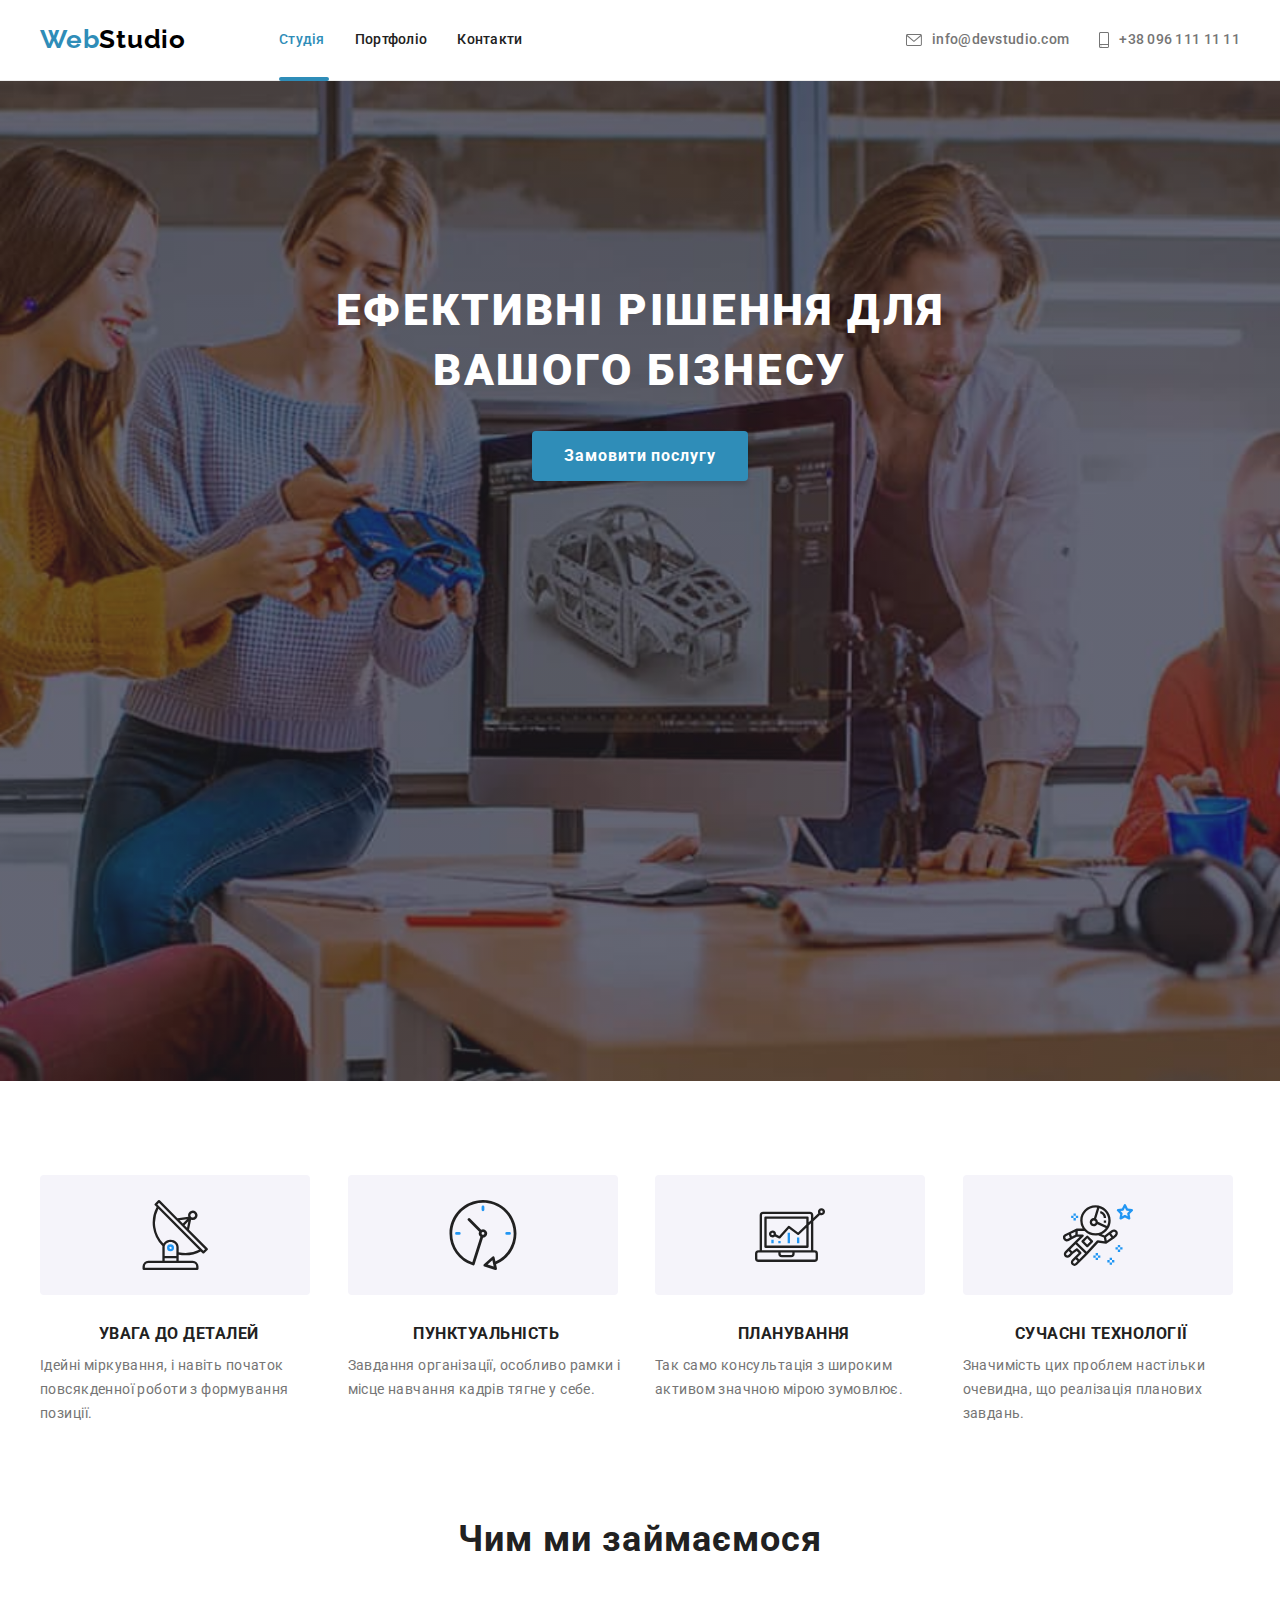
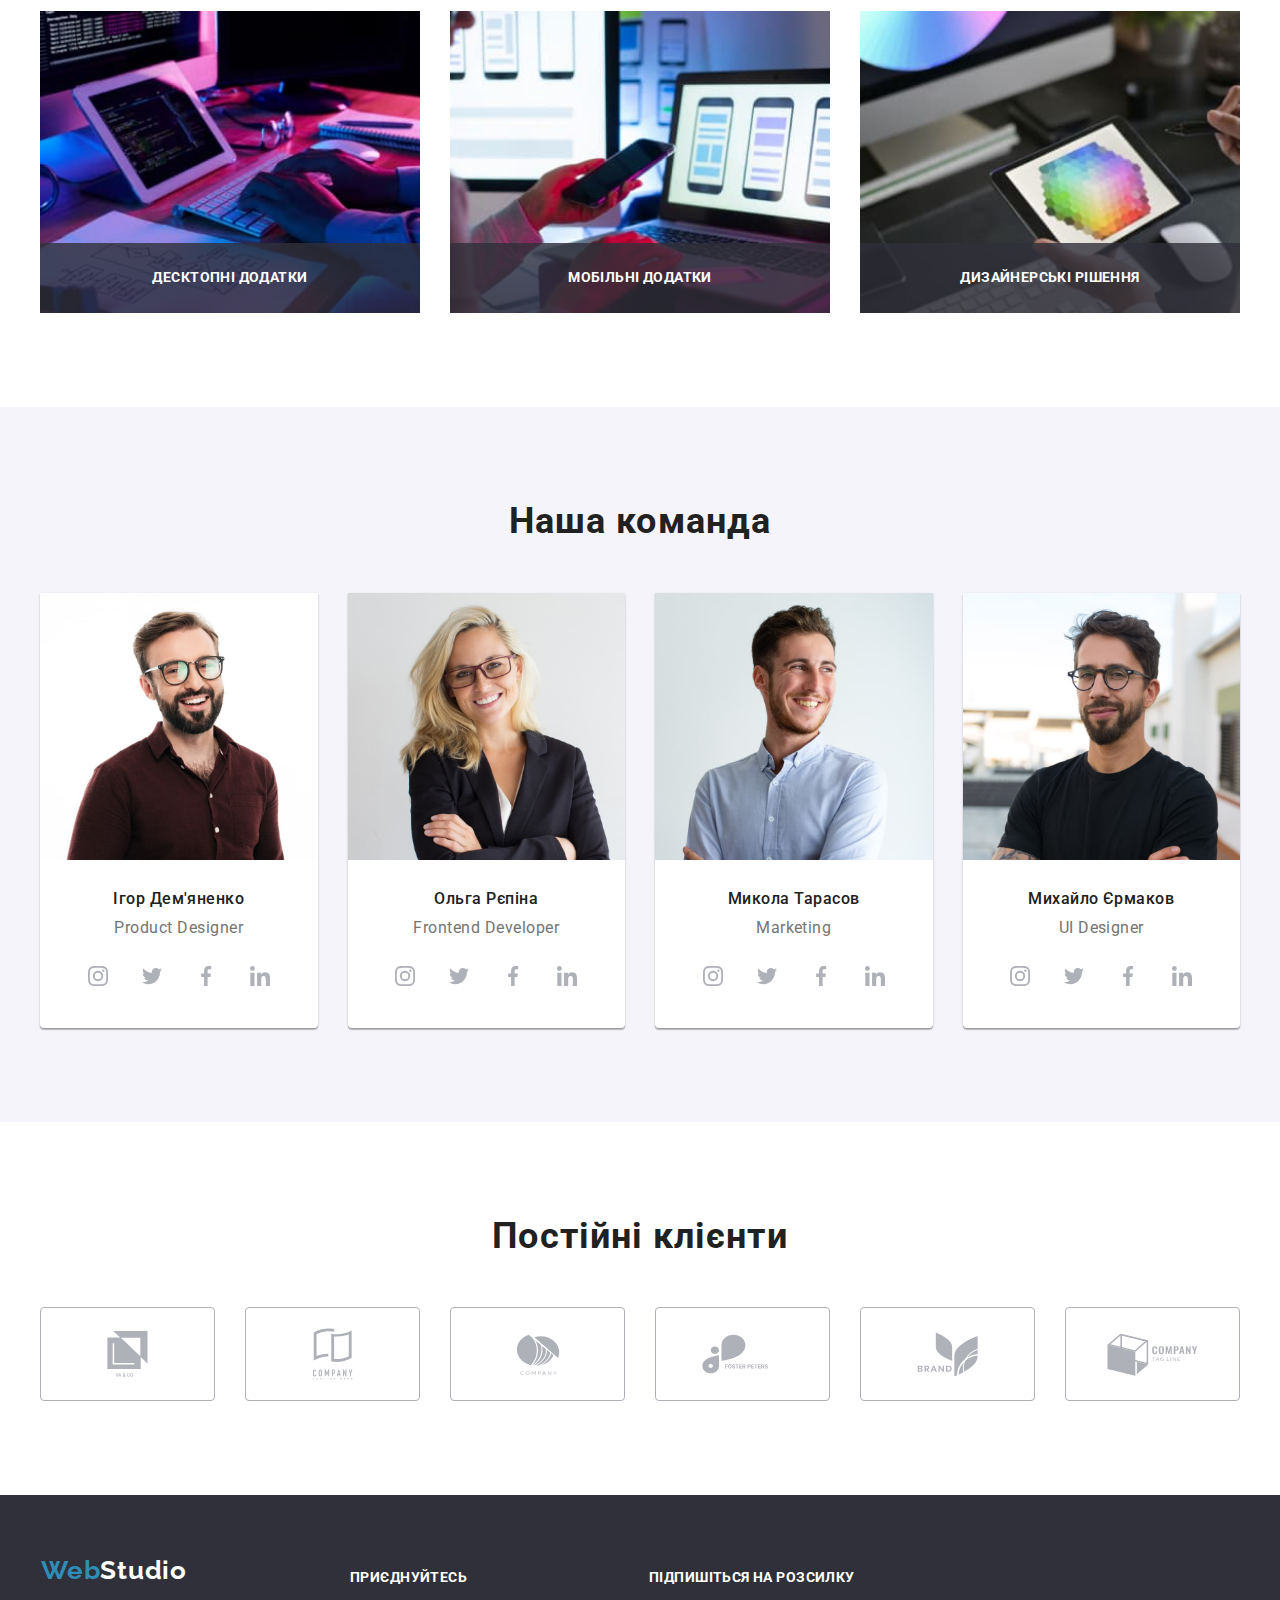
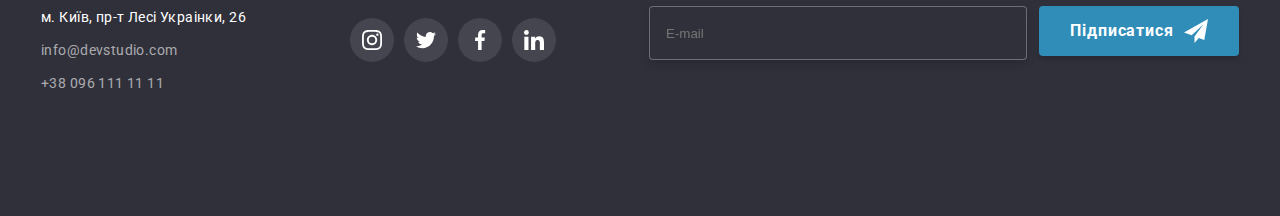
<file: index.html>
<!DOCTYPE html>
<html lang="uk">
  <head>
    <meta charset="UTF-8" />
    <meta http-equiv="X-UA-Compatible" content="IE=edge" />
    <meta name="viewport" content="width=device-width, initial-scale=1.0" />
    <title>WebStudio</title>
    <link rel="preconnect" href="https://fonts.googleapis.com" />
    <link rel="preconnect" href="https://fonts.gstatic.com" crossorigin />
    <link
      href="https://fonts.googleapis.com/css2?family=Raleway:wght@700&family=Roboto:wght@400;500;700;900&display=swap"
      rel="stylesheet"
    />
    <link
      rel="stylesheet"
      href="https://cdnjs.cloudflare.com/ajax/libs/modern-normalize/1.1.0/modern-normalize.min.css"
      integrity="sha512-wpPYUAdjBVSE4KJnH1VR1HeZfpl1ub8YT/NKx4PuQ5NmX2tKuGu6U/JRp5y+Y8XG2tV+wKQpNHVUX03MfMFn9Q=="
      crossorigin="anonymous"
      referrerpolicy="no-referrer"
    />
    <link rel="stylesheet" href="./css/main.min.css" />
  </head>
  <body>
    <!--Header-->
    <header class="header">
      <div class="container header__container">
        <a href="/" class="link logo"
          >Web<span class="header__logo">Studio</span></a
        >

        <nav class="navigation">
          <ul class="menu">
            <li class="menu__item">
              <a href="./index.html" class="menu__link current">Студія</a>
            </li>
            <li>
              <a href="./portfolio.html" class="menu__link">Портфоліо</a>
            </li>
            <li><a href="#" class="menu__link">Контакти</a></li>
          </ul>
        </nav>
        <ul class="contact">
          <li>
            <a
              href="mailto:info@devstudio.com"
              lang="en"
              class="link contacts__link"
            >
              <svg class="contact__icon" width="16" height="12">
                <use href="./images/icons.svg#icon-mail"></use>
              </svg>
              info@devstudio.com</a
            >
          </li>
          <li>
            <a href="tel:+380961111111" class="link contacts__link"
              ><svg class="contact__icon" width="10" height="16">
                <use href="./images/icons.svg#icon-smartphone"></use></svg
              >+38 096 111 11 11</a
            >
          </li>
        </ul>
        <button type="button" data-menu-open class="open-btn">
          <svg class="open-btn__icon" width="40" height="40">
            <use href="./images/icons.svg#icon-menu"></use>
          </svg>
        </button>
      </div>
      <div class="mobile-menu is-hidden" data-menu>
        <div class="container">
          <div class="mobile-menu__top">
            <button type="button" data-menu-close class="close-btn">
              <svg class="close-btn__icon" width="40" height="40">
                <use href="./images/icons.svg#icon-close-menu"></use>
              </svg>
            </button>
            <nav class="mobile-navigation">
              <ul class="mobile-menu__list">
                <li class="mobile-menu__item">
                  <a href="./index.html" class="mobile-menu__link link current"
                    >Студія</a
                  >
                </li>
                <li class="mobile-menu__item">
                  <a href="./portfolio.html" class="mobile-menu__link link"
                    >Портфоліо</a
                  >
                </li>
                <li class="mobile-menu__item">
                  <a href="#" class="mobile-menu__link link">Контакти</a>
                </li>
              </ul>
            </nav>
          </div>
          <div class="mobile-menu__bot">
            <ul class="mobile-contact">
              <li class="mobile-contact__item-tel">
                <a href="tel:+380961111111" class="link mobile-contact__tel"
                  >+38 096 111 11 11</a
                >
              </li>
              <li class="mobile-contact__item-mail">
                <a
                  href="mailto:info@devstudio.com"
                  lang="en"
                  class="link mobile-contact__mail"
                >
                  info@devstudio.com</a
                >
              </li>
            </ul>
            <ul class="mobile-soc__list">
              <li class="mobile-soc__item">
                <a href="#" class="mobile-soc__link link">Instagram</a>
              </li>
              <li class="mobile-soc__item">
                <a href="#" class="mobile-soc__link link">Twitter</a>
              </li>
              <li class="mobile-soc__item">
                <a href="#" class="mobile-soc__link link">Facebook</a>
              </li>
              <li class="mobile-soc__item">
                <a href="#" class="mobile-soc__link link">LinkedIn</a>
              </li>
            </ul>
          </div>
        </div>
      </div>
    </header>
    <!--Hero section-->
    <main>
      <section class="hero">
        <div class="container">
          <h1 class="hero__title">Ефективні рішення для вашого бізнесу</h1>
          <button type="button" class="hero__btn button" data-modal-open>
            Замовити послугу
          </button>
        </div>
      </section>
      <!--Benefit section-->
      <section class="section">
        <div class="container">
          <h2 class="visually-hidden">Наші переваги</h2>
          <ul class="benefit-cart">
            <li class="benefit-cart__item">
              <div class="benefit-cart__label">
                <svg width="70" height="70">
                  <use href="./images/icons.svg#icon-group"></use>
                </svg>
              </div>
              <h3 class="benefit-cart__title">Увага до деталей</h3>
              <p class="benefit-cart__text">
                Ідейні міркування, і навіть початок повсякденної роботи з
                формування позиції.
              </p>
            </li>
            <li class="benefit-cart__item">
              <div class="benefit-cart__label">
                <svg width="70" height="70">
                  <use href="./images/icons.svg#icon-clock"></use>
                </svg>
              </div>
              <h3 class="benefit-cart__title">Пунктуальність</h3>
              <p class="benefit-cart__text">
                Завдання організації, особливо рамки і місце навчання кадрів
                тягне у себе.
              </p>
            </li>
            <li class="benefit-cart__item">
              <div class="benefit-cart__label">
                <svg width="70" height="70">
                  <use href="./images/icons.svg#icon-diagram"></use>
                </svg>
              </div>
              <h3 class="benefit-cart__title">Планування</h3>
              <p class="benefit-cart__text">
                Так само консультація з широким активом значною мірою зумовлює.
              </p>
            </li>
            <li class="benefit-cart__item">
              <div class="benefit-cart__label">
                <svg width="70" height="70">
                  <use href="./images/icons.svg#icon-astronaut"></use>
                </svg>
              </div>
              <h3 class="benefit-cart__title">Сучасні технології</h3>
              <p class="benefit-cart__text">
                Значимість цих проблем настільки очевидна, що реалізація
                планових завдань.
              </p>
            </li>
          </ul>
        </div>
      </section>
      <!-- Work section-->
      <section class="section work">
        <div class="container">
          <h2 class="section-title work__main-title">Чим ми займаємося</h2>
          <ul class="work__list">
            <li class="work__item">
              <div class="work__wrap">
                <picture>
                  <source srcset="./images/job/photo1-2x.jpg" />
                  <img
                    src="./images/job/photo1.jpg"
                    alt="Людина друкує на клавіатурі"
                    width="370"
                    height="294"
                  />
                </picture>
                <h3 class="work__title">Десктопні додатки</h3>
              </div>
            </li>
            <li class="work__item">
              <div class="work__wrap">
                <picture>
                  <source srcset="./images/job/photo2-2x.jpg" />
                  <img
                    src="./images/job/photo2.jpg"
                    alt="Телефон в руці"
                    width="370"
                    height="294"
                  />
                </picture>
                <h3 class="work__title">Мобільні додатки</h3>
              </div>
            </li>
            <li class="work__item">
              <div class="work__wrap">
                <picture>
                  <source srcset="./images/job/photo3-2x.jpg" />
                  <img
                    src="./images/job/photo3.jpg"
                    alt="Палітра кольорів"
                    width="370"
                    height="294"
                  />
                </picture>
                <h3 class="work__title">Дизайнерські рішення</h3>
              </div>
            </li>
          </ul>
        </div>
      </section>
      <!--Team section -->
      <section class="team section">
        <div class="container">
          <h2 class="section-title">Наша команда</h2>
          <ul class="team__list">
            <li class="team__item">
              <picture>
                <source
                  srcset="
                    ./images/team/crew1.jpg    1x,
                    ./images/team/crew1-2x.jpg 2x
                  "
                  media="(min-width: 1200px)"
                />
                <source
                  srcset="
                    ./images/team/crew1-tab.jpg    1x,
                    ./images/team/crew1-tab-2x.jpg 2x
                  "
                  media="(min-width: 768px)"
                />
                <source
                  srcset="
                    ./images/team/crew1-mob.jpg    1x,
                    ./images/team/crew1-mob-2x.jpg 2x
                  "
                  media="(max-width: 767px)"
                />
                <img
                  src="./images/team/crew1-mob.jpg"
                  alt="Ігор Дем'яненко"
                  width="450"
                  height="460"
                />
              </picture>
              <div class="team-label">
                <h3 class="team-label__title">Ігор Дем'яненко</h3>
                <p class="team-label__position" lang="en">Product Designer</p>

                <ul class="soc-list">
                  <li>
                    <a class="soc-list__link" href="#" target="_blank">
                      <svg width="20" height="20">
                        <use href="./images/icons.svg#icon-instagram"></use>
                      </svg>
                    </a>
                  </li>
                  <li>
                    <a class="soc-list__link" href="#" target="_blank">
                      <svg width="20" height="20">
                        <use href="./images/icons.svg#icon-twitter"></use>
                      </svg>
                    </a>
                  </li>
                  <li>
                    <a class="soc-list__link" href="#" target="_blank">
                      <svg width="20" height="20">
                        <use href="./images/icons.svg#icon-facebook"></use>
                      </svg>
                    </a>
                  </li>
                  <li>
                    <a class="soc-list__link" href="#" target="_blank">
                      <svg width="20" height="20">
                        <use href="./images/icons.svg#icon-linkedin"></use>
                      </svg>
                    </a>
                  </li>
                </ul>
              </div>
            </li>
            <li class="team__item">
              <picture>
                <source
                  srcset="
                    ./images/team/crew2.jpg    1x,
                    ./images/team/crew2-2x.jpg 2x
                  "
                  media="(min-width: 1200px)"
                />
                <source
                  srcset="
                    ./images/team/crew2-tab.jpg    1x,
                    ./images/team/crew2-tab-2x.jpg 2x
                  "
                  media="(min-width: 768px)"
                />
                <source
                  srcset="
                    ./images/team/crew2-mob.jpg    1x,
                    ./images/team/crew2-mob-2x.jpg 2x
                  "
                  media="(max-width: 767px)"
                />
                <img
                  src="./images/team/crew2-mob.jpg"
                  alt="Ольга Рєпіна"
                  width="450"
                  height="460"
                />
              </picture>
              <div class="team-label">
                <h3 class="team-label__title">Ольга Рєпіна</h3>
                <p class="team-label__position" lang="en">Frontend Developer</p>
                <ul class="soc-list">
                  <li>
                    <a class="soc-list__link" href="#" target="_blank">
                      <svg width="20" height="20">
                        <use href="./images/icons.svg#icon-instagram"></use>
                      </svg>
                    </a>
                  </li>
                  <li>
                    <a class="soc-list__link" href="#" target="_blank">
                      <svg width="20" height="20">
                        <use href="./images/icons.svg#icon-twitter"></use>
                      </svg>
                    </a>
                  </li>
                  <li>
                    <a class="soc-list__link" href="#" target="_blank">
                      <svg width="20" height="20">
                        <use href="./images/icons.svg#icon-facebook"></use>
                      </svg>
                    </a>
                  </li>
                  <li>
                    <a class="soc-list__link" href="#" target="_blank">
                      <svg width="20" height="20">
                        <use href="./images/icons.svg#icon-linkedin"></use>
                      </svg>
                    </a>
                  </li>
                </ul>
              </div>
            </li>
            <li class="team__item">
              <picture>
                <source
                  srcset="
                    ./images/team/crew3.jpg    1x,
                    ./images/team/crew3-2x.jpg 2x
                  "
                  media="(min-width: 1200px)"
                />
                <source
                  srcset="
                    ./images/team/crew3-tab.jpg    1x,
                    ./images/team/crew3-tab-2x.jpg 2x
                  "
                  media="(min-width: 768px)"
                />
                <source
                  srcset="
                    ./images/team/crew3-mob.jpg    1x,
                    ./images/team/crew3-mob-2x.jpg 2x
                  "
                  media="(max-width: 767px)"
                />
                <img
                  src="./images/team/crew3-mob.jpg"
                  alt="Микола Тарасов"
                  width="450"
                  height="460"
                />
              </picture>
              <div class="team-label">
                <h3 class="team-label__title">Микола Тарасов</h3>
                <p class="team-label__position" lang="en">Marketing</p>
                <ul class="soc-list">
                  <li>
                    <a class="soc-list__link" href="#" target="_blank">
                      <svg width="20" height="20">
                        <use href="./images/icons.svg#icon-instagram"></use>
                      </svg>
                    </a>
                  </li>
                  <li>
                    <a class="soc-list__link" href="#" target="_blank">
                      <svg width="20" height="20">
                        <use href="./images/icons.svg#icon-twitter"></use>
                      </svg>
                    </a>
                  </li>
                  <li>
                    <a class="soc-list__link" href="#" target="_blank">
                      <svg width="20" height="20">
                        <use href="./images/icons.svg#icon-facebook"></use>
                      </svg>
                    </a>
                  </li>
                  <li>
                    <a class="soc-list__link" href="#" target="_blank">
                      <svg width="20" height="20">
                        <use href="./images/icons.svg#icon-linkedin"></use>
                      </svg>
                    </a>
                  </li>
                </ul>
              </div>
            </li>
            <li class="team__item">
              <picture>
                <source
                  srcset="
                    ./images/team/crew4.jpg    1x,
                    ./images/team/crew4-2x.jpg 2x
                  "
                  media="(min-width: 1200px)"
                />
                <source
                  srcset="
                    ./images/team/crew4-tab.jpg    1x,
                    ./images/team/crew4-tab-2x.jpg 2x
                  "
                  media="(min-width: 768px)"
                />
                <source
                  srcset="
                    ./images/team/crew4-mob.jpg    1x,
                    ./images/team/crew4-mob-2x.jpg 2x
                  "
                  media="(max-width: 767px)"
                />
                <img
                  src="./images/team/crew4-mob.jpg"
                  alt="Михайло Єрмаков"
                  width="450"
                  height="460"
                />
              </picture>
              <div class="team-label">
                <h3 class="team-label__title">Михайло Єрмаков</h3>
                <p class="team-label__position" lang="en">UI Designer</p>
                <ul class="soc-list">
                  <li>
                    <a class="soc-list__link" href="#" target="_blank">
                      <svg width="20" height="20">
                        <use href="./images/icons.svg#icon-instagram"></use>
                      </svg>
                    </a>
                  </li>
                  <li>
                    <a class="soc-list__link" href="#" target="_blank">
                      <svg width="20" height="20">
                        <use href="./images/icons.svg#icon-twitter"></use>
                      </svg>
                    </a>
                  </li>
                  <li>
                    <a class="soc-list__link" href="#" target="_blank">
                      <svg width="20" height="20">
                        <use href="./images/icons.svg#icon-facebook"></use>
                      </svg>
                    </a>
                  </li>
                  <li>
                    <a class="soc-list__link" href="#" target="_blank">
                      <svg width="20" height="20">
                        <use href="./images/icons.svg#icon-linkedin"></use>
                      </svg>
                    </a>
                  </li>
                </ul>
              </div>
            </li>
          </ul>
        </div>
      </section>
      <!--Client section-->
      <section class="section container">
        <h2 class="section-title">Постійні клієнти</h2>
        <ul class="client-list">
          <li class="client-list__item">
            <a class="client-list__link" href="#">
              <svg width="41" height="46">
                <use href="./images/icons.svg#icon-client1"></use></svg
            ></a>
          </li>
          <li class="client-list__item">
            <a class="client-list__link" href="#">
              <svg width="40" height="52">
                <use href="./images/icons.svg#icon-client2"></use></svg
            ></a>
          </li>
          <li class="client-list__item">
            <a class="client-list__link" href="#">
              <svg width="44" height="41">
                <use href="./images/icons.svg#icon-client3"></use></svg
            ></a>
          </li>
          <li class="client-list__item">
            <a class="client-list__link" href="#">
              <svg width="84" height="40">
                <use href="./images/icons.svg#icon-client4"></use></svg
            ></a>
          </li>
          <li class="client-list__item">
            <a class="client-list__link" href="#">
              <svg width="62" height="45">
                <use href="./images/icons.svg#icon-client5"></use></svg
            ></a>
          </li>
          <li class="client-list__item">
            <a class="client-list__link" href="#">
              <svg width="93" height="43">
                <use href="./images/icons.svg#icon-client6"></use></svg
            ></a>
          </li>
        </ul>
      </section>
    </main>
    <!------Footer -->
    <footer class="footer">
      <div class="container footer__container">
        <div class="footer-info">
          <a class="link logo footer__logo" href="./index.html"
            >Web<span class="footer__logo-alt">Studio</span></a
          >
          <address>
            <ul>
              <li>
                <a
                  href="https://goo.gl/maps/CPtrU1FHBa2aNyZL9"
                  target="_blank"
                  rel="noopener noreferrer nofollow"
                  class="link footer-address"
                  >м. Київ, пр-т Лесі Украінки, 26</a
                >
              </li>
              <li>
                <a
                  href="mailto:info@devstudio.com"
                  lang="en"
                  class="link footer-contacts"
                  >info@devstudio.com</a
                >
              </li>
              <li>
                <a href="tel:+380961111111" class="link footer-contacts"
                  >+38 096 111 11 11</a
                >
              </li>
            </ul>
          </address>
        </div>

        <div class="footer-info">
          <div class="studio-social">
            <h2 class="studio-social__title">приєднуйтесь</h2>
            <ul class="studio-social__list">
              <li>
                <a class="studio-social__link" href="#" target="_blank">
                  <svg width="20" height="20">
                    <use href="./images/icons.svg#icon-instagram"></use>
                  </svg>
                </a>
              </li>
              <li>
                <a class="studio-social__link" href="#" target="_blank">
                  <svg width="20" height="20">
                    <use href="./images/icons.svg#icon-twitter"></use>
                  </svg>
                </a>
              </li>
              <li>
                <a class="studio-social__link" href="#" target="_blank">
                  <svg width="20" height="20">
                    <use href="./images/icons.svg#icon-facebook"></use>
                  </svg>
                </a>
              </li>
              <li>
                <a class="studio-social__link" href="#" target="_blank">
                  <svg width="20" height="20">
                    <use href="./images/icons.svg#icon-linkedin"></use>
                  </svg>
                </a>
              </li>
            </ul>
          </div>
        </div>

        <div class="subscription">
          <p class="subscription__title">Підпишіться на розсилку</p>
          <form>
            <div class="subscription-form">
              <label for="mail"></label>
              <input
                class="subscription-form__email"
                type="email"
                name="mail"
                id="mail"
                placeholder="E-mail"
              />
              <button class="subscription-btn button" type="submit">
                Підписатися
                <svg class="subscription-btn__icon" width="24" height="24">
                  <use href="./images/icons.svg#icon-send"></use>
                </svg>
              </button>
            </div>
          </form>
        </div>
      </div>
    </footer>
    <!------------Modal window----------->
    <div class="backdrop is-hidden" data-modal>
      <div class="modal">
        <button type="button" class="modal__close-btn" data-modal-close="">
          <svg width="11" height="11">
            <use href="./images/icons.svg#icon-cros"></use>
          </svg>
        </button>
        <!--form-->
        <p class="modal-title">Залиште свої дані, ми вам передзвонимо</p>
        <form class="modal-form">
          <div class="modal-form__field">
            <label for="user-name" class="modal-form__label"
              ><span>Ім'я</span></label
            >
            <div class="input-wrap">
              <input
                class="input"
                type="text"
                name="user-name"
                required
                id="user-name"
              />
              <svg class="input-icon" width="18" height="18">
                <use href="./images/icons.svg#icon-person"></use>
              </svg>
            </div>
          </div>

          <div class="modal-form__field">
            <label for="user-tel" class="modal-form__label"
              ><span>Телефон</span></label
            >
            <div class="input-wrap">
              <input
                class="input"
                type="tel"
                name="user-tel"
                required
                id="user-tel"
              />
              <svg class="input-icon" width="18" height="18">
                <use href="./images/icons.svg#icon-phone"></use>
              </svg>
            </div>
          </div>

          <div class="modal-form__field">
            <label for="user-email" class="modal-form__label"
              ><span>Пошта</span></label
            >
            <div class="input-wrap">
              <input
                class="input"
                type="email"
                name="user-email"
                required
                id="user-email"
              />
              <svg class="input-icon" width="18" height="18">
                <use href="./images/icons.svg#icon-email"></use>
              </svg>
            </div>
          </div>

          <div class="modal-text-field">
            <label for="user-coment" class="modal-form__label"
              ><span>Коментар</span></label
            >
            <textarea
              name="user-coment"
              id="user-coment"
              placeholder="Введіть текст"
              class="modal-text"
            ></textarea>
          </div>
          <div class="modal-field-check">
            <input
              type="checkbox"
              name="privacy"
              id="privacy"
              class="input-check visually-hidden"
            />
            <label for="privacy" class="checkbox-text">
              <span
                ><svg class="check-icon" width="16" height="15">
                  <use href="./images/icons.svg#icon-chek"></use></svg></span
              >Погоджуюся з розсилкою та приймаю&nbsp;
              <a href="#" class="privacy-linck"> Умови договору</a></label
            >
          </div>

          <button class="submit-btn button" type="submit">Відправити</button>
        </form>
      </div>
    </div>
    <script src="./js/modal.js"></script>
    <script src="./js/mobile-menu.js"></script>
  </body>
</html>
</file>
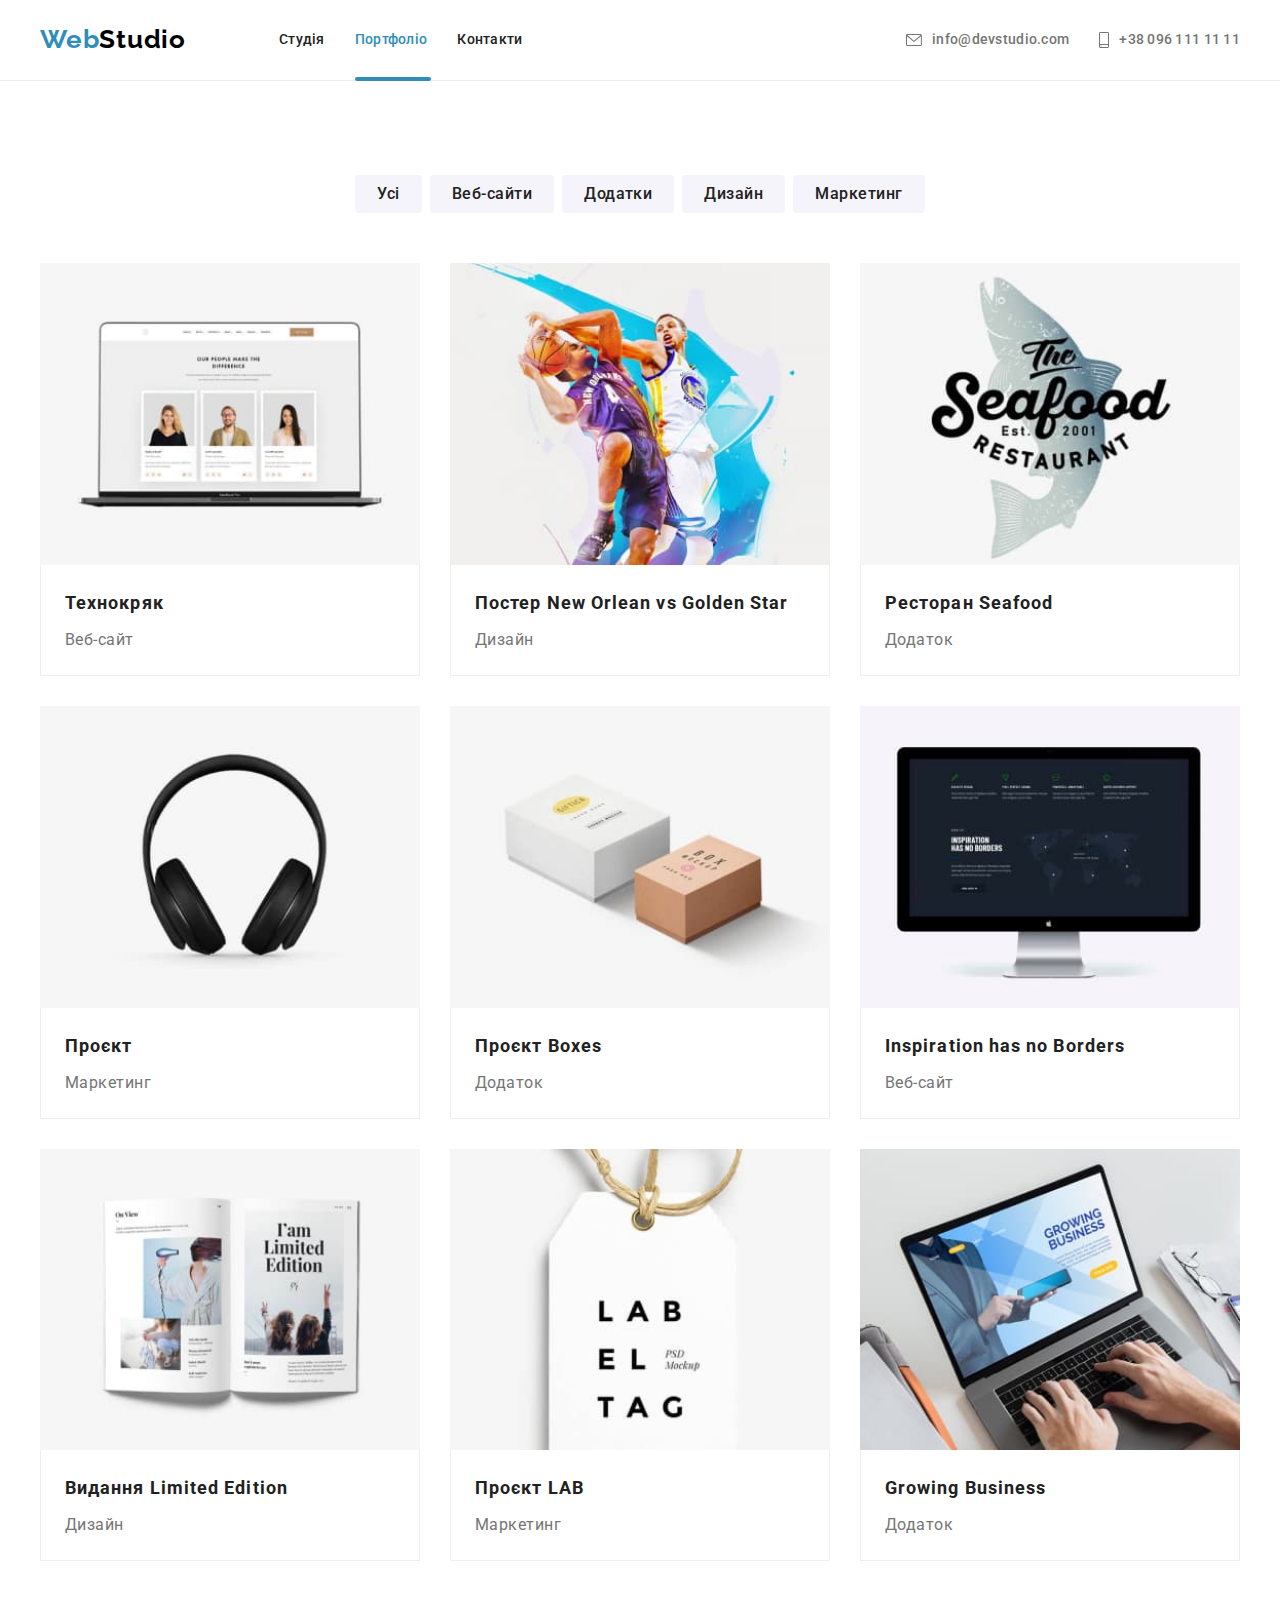
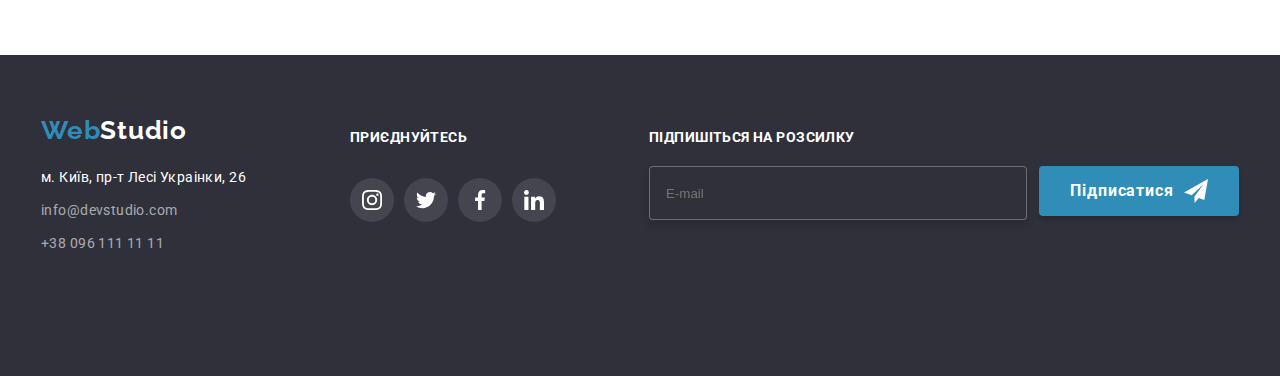
<file: portfolio.html>
<!DOCTYPE html>
<html lang="uk">
  <head>
    <meta charset="UTF-8" />
    <meta http-equiv="X-UA-Compatible" content="IE=edge" />
    <meta name="viewport" content="width=device-width, initial-scale=1.0" />
    <title>Portfolio</title>
    <link rel="preconnect" href="https://fonts.googleapis.com" />
    <link rel="preconnect" href="https://fonts.gstatic.com" crossorigin />
    <link
      href="https://fonts.googleapis.com/css2?family=Raleway:wght@700&family=Roboto:wght@400;500;700;900&display=swap"
      rel="stylesheet"
    />
    <link
      rel="stylesheet"
      href="https://cdnjs.cloudflare.com/ajax/libs/modern-normalize/1.1.0/modern-normalize.min.css"
      integrity="sha512-wpPYUAdjBVSE4KJnH1VR1HeZfpl1ub8YT/NKx4PuQ5NmX2tKuGu6U/JRp5y+Y8XG2tV+wKQpNHVUX03MfMFn9Q=="
      crossorigin="anonymous"
      referrerpolicy="no-referrer"
    />
    <link rel="stylesheet" href="./css/main.min.css" />
  </head>
  <body>
    <!--Header-->
    <header class="header">
      <div class="container header__container">
        <a href="/" class="link logo"
          >Web<span class="header__logo">Studio</span></a
        >

        <nav class="navigation">
          <ul class="menu">
            <li class="menu__item">
              <a href="./index.html" class="menu__link">Студія</a>
            </li>
            <li class="menu__item">
              <a href="./portfolio.html" class="menu__link current"
                >Портфоліо</a
              >
            </li>
            <li><a href="#" class="menu__link">Контакти</a></li>
          </ul>
        </nav>
        <ul class="contact">
          <li>
            <a
              href="mailto:info@devstudio.com"
              lang="en"
              class="link contacts__link"
            >
              <svg class="contact__icon" width="16" height="12">
                <use href="./images/icons.svg#icon-mail"></use>
              </svg>
              info@devstudio.com</a
            >
          </li>
          <li>
            <a href="tel:+380961111111" class="link contacts__link"
              ><svg class="contact__icon" width="10" height="16">
                <use href="./images/icons.svg#icon-smartphone"></use></svg
              >+38 096 111 11 11</a
            >
          </li>
        </ul>
        <button type="button" data-menu-open class="open-btn">
          <svg class="open-btn__icon" width="40" height="40">
            <use href="./images/icons.svg#icon-menu"></use>
          </svg>
        </button>
      </div>
      <div class="mobile-menu is-hidden" data-menu>
        <div class="container">
          <div class="mobile-menu__top">
            <button type="button" data-menu-close class="close-btn">
              <svg class="close-btn__icon" width="40" height="40">
                <use href="./images/icons.svg#icon-close-menu"></use>
              </svg>
            </button>
            <nav class="mobile-navigation">
              <ul class="mobile-menu__list">
                <li class="mobile-menu__item">
                  <a href="./index.html" class="mobile-menu__link link"
                    >Студія</a
                  >
                </li>
                <li class="mobile-menu__item">
                  <a
                    href="./portfolio.html"
                    class="mobile-menu__link link current"
                    >Портфоліо</a
                  >
                </li>
                <li class="mobile-menu__item">
                  <a href="#" class="mobile-menu__link link">Контакти</a>
                </li>
              </ul>
            </nav>
          </div>
          <div class="mobile-menu__bot">
            <ul class="mobile-contact">
              <li class="mobile-contact__item-tel">
                <a href="tel:+380961111111" class="link mobile-contact__tel"
                  >+38 096 111 11 11</a
                >
              </li>
              <li class="mobile-contact__item-mail">
                <a
                  href="mailto:info@devstudio.com"
                  lang="en"
                  class="link mobile-contact__mail"
                >
                  info@devstudio.com</a
                >
              </li>
            </ul>
            <ul class="mobile-soc__list">
              <li class="mobile-soc__item">
                <a href="#" class="mobile-soc__link link">Instagram</a>
              </li>
              <li class="mobile-soc__item">
                <a href="#" class="mobile-soc__link link">Twitter</a>
              </li>
              <li class="mobile-soc__item">
                <a href="#" class="mobile-soc__link link">Facebook</a>
              </li>
              <li class="mobile-soc__item">
                <a href="#" class="mobile-soc__link link">LinkedIn</a>
              </li>
            </ul>
          </div>
        </div>
      </div>
    </header>
    <main>
      <section class="section">
        <div class="container">
          <h1 class="visually-hidden">Портфоліо</h1>
          <!--Filter btn-->
          <ul class="filter">
            <li class="filter__element">
              <button
                type="button"
                name="Все"
                value="Все"
                class="filter__button"
              >
                Усі
              </button>
            </li>
            <li class="filter__element">
              <button
                type="button"
                name="Веб-сайты"
                value="Веб-сайт"
                class="filter__button"
              >
                Веб-сайти
              </button>
            </li>
            <li class="filter__element">
              <button
                type="button"
                name="Додаток"
                value="Додаток"
                class="filter__button"
              >
                Додатки
              </button>
            </li>
            <li class="filter__element">
              <button
                type="button"
                name="Дизайн"
                value="Дизайн"
                class="filter__button"
              >
                Дизайн
              </button>
            </li>
            <li class="filter__element">
              <button
                type="button"
                name="Маркетинг"
                value="Маркетинг"
                class="filter__button"
              >
                Маркетинг
              </button>
            </li>
          </ul>
          <!--Portfolio-->
          <ul class="product">
            <li class="product__item">
              <a class="link product__item-link" href="">
                <div class="pop-up">
                  <picture>
                    <source
                      srcset="
                        ./images/portfolio/portfolio1.jpg    1x,
                        ./images/portfolio/portfolio1-2x.jpg 2x
                      "
                      media="(min-width: 1200px)"
                    />
                    <source
                      srcset="
                        ./images/portfolio/portfolio1-tab.jpg    1x,
                        ./images/portfolio/portfolio1-tab-2x.jpg 2x
                      "
                      media="(min-width: 768px)"
                    />
                    <source
                      srcset="
                        ./images/portfolio/portfolio1-mob.jpg    1x,
                        ./images/portfolio/portfolio1-mob-2x.jpg 2x
                      "
                      media="(max-width: 767px)"
                    />
                    <img
                      src="./images/portfolio/portfolio1-mob.jpg"
                      alt="Ноутбук"
                      width="450"
                      height="294"
                    />
                  </picture>
                  <p class="pop-up__meta">
                    Ресурс пропонує комплексні пропозиції з різним рівнем
                    функціоналу та сервісів. Все це дозволить відвідувачу
                    отримати вичерпні відомості про компанію чи приватну особу.
                    Бла бла
                  </p>
                </div>
                <div class="product__item-meta">
                  <h2 class="product__item-title">Технокряк</h2>
                  <p class="product__item-text">Веб-сайт</p>
                </div>
              </a>
            </li>
            <li class="product__item">
              <a class="product__item-link link" href=""
                ><div class="pop-up">
                  <picture>
                    <source
                      srcset="
                        ./images/portfolio/portfolio2.jpg    1x,
                        ./images/portfolio/portfolio2-2x.jpg 2x
                      "
                      media="(min-width: 1200px)"
                    />
                    <source
                      srcset="
                        ./images/portfolio/portfolio2-tab.jpg    1x,
                        ./images/portfolio/portfolio2-tab-2x.jpg 2x
                      "
                      media="(min-width: 768px)"
                    />
                    <source
                      srcset="
                        ./images/portfolio/portfolio2-mob.jpg    1x,
                        ./images/portfolio/portfolio2-mob-2x.jpg 2x
                      "
                      media="(max-width: 767px)"
                    />
                    <img
                      src="./images/portfolio/portfolio2-mob.jpg"
                      alt="Баскетбол>"
                      width="450"
                      height="294"
                    />
                  </picture>
                  <p class="pop-up__meta">
                    Ресурс пропонує комплексні пропозиції з різним рівнем
                    функціоналу та сервісів. Все це дозволить відвідувачу
                    отримати вичерпні відомості про компанію чи приватну особу.
                  </p>
                </div>
                <div class="product__item-meta">
                  <h2 class="product__item-title">
                    Постер <span lang="en">New Orlean vs Golden Star</span>
                  </h2>
                  <p class="product__item-text">Дизайн</p>
                </div></a
              >
            </li>
            <li class="product__item">
              <a class="product__item-link link" href=""
                ><div class="pop-up">
                  <picture>
                    <source
                      srcset="
                        ./images/portfolio/portfolio3.jpg    1x,
                        ./images/portfolio/portfolio3-2x.jpg 2x
                      "
                      media="(min-width: 1200px)"
                    />
                    <source
                      srcset="
                        ./images/portfolio/portfolio3-tab.jpg    1x,
                        ./images/portfolio/portfolio3-tab-2x.jpg 2x
                      "
                      media="(min-width: 768px)"
                    />
                    <source
                      srcset="
                        ./images/portfolio/portfolio3-mob.jpg    1x,
                        ./images/portfolio/portfolio3-mob-2x.jpg 2x
                      "
                      media="(max-width: 767px)"
                    />
                    <img
                      src="./images/portfolio/portfolio3-mob.jpg"
                      alt="Логотип"
                      width="450"
                      height="294"
                    />
                  </picture>
                  <p class="pop-up__meta">
                    Ресурс пропонує комплексні пропозиції з різним рівнем
                    функціоналу та сервісів. Все це дозволить відвідувачу
                    отримати вичерпні відомості про компанію чи приватну особу.
                  </p>
                </div>
                <div class="product__item-meta">
                  <h2 class="product__item-title">
                    Ресторан <span lang="en">Seafood</span>
                  </h2>
                  <p class="product__item-text">Додаток</p>
                </div></a
              >
            </li>
            <li class="product__item">
              <a class="product__item-link link" href=""
                ><div class="pop-up">
                  <picture>
                    <source
                      srcset="
                        ./images/portfolio/portfolio4.jpg    1x,
                        ./images/portfolio/portfolio4-2x.jpg 2x
                      "
                      media="(min-width: 1200px)"
                    />
                    <source
                      srcset="
                        ./images/portfolio/portfolio4-tab.jpg    1x,
                        ./images/portfolio/portfolio4-tab-2x.jpg 2x
                      "
                      media="(min-width: 768px)"
                    />
                    <source
                      srcset="
                        ./images/portfolio/portfolio4-mob.jpg    1x,
                        ./images/portfolio/portfolio4-mob-2x.jpg 2x
                      "
                      media="(max-width: 767px)"
                    />
                    <img
                      src="./images/portfolio/portfolio4-mob.jpg"
                      alt="Навушники"
                      width="450"
                      height="294"
                    />
                  </picture>
                  <p class="pop-up__meta">
                    Ресурс пропонує комплексні пропозиції з різним рівнем
                    функціоналу та сервісів. Все це дозволить відвідувачу
                    отримати вичерпні відомості про компанію чи приватну особу.
                  </p>
                </div>
                <div class="product__item-meta">
                  <h2 class="product__item-title">Проєкт</h2>
                  <p class="product__item-text">Маркетинг</p>
                </div></a
              >
            </li>
            <li class="product__item">
              <a class="product__item-link link" href=""
                ><div class="pop-up">
                  <picture>
                    <source
                      srcset="
                        ./images/portfolio/portfolio5.jpg    1x,
                        ./images/portfolio/portfolio5-2x.jpg 2x
                      "
                      media="(min-width: 1200px)"
                    />
                    <source
                      srcset="
                        ./images/portfolio/portfolio5-tab.jpg    1x,
                        ./images/portfolio/portfolio5-tab-2x.jpg 2x
                      "
                      media="(min-width: 768px)"
                    />
                    <source
                      srcset="
                        ./images/portfolio/portfolio5-mob.jpg    1x,
                        ./images/portfolio/portfolio5-mob-2x.jpg 2x
                      "
                      media="(max-width: 767px)"
                    />
                    <img
                      src="./images/portfolio/portfolio5-mob.jpg"
                      alt="Дві коробки>"
                      width="450"
                      height="294"
                    />
                  </picture>
                  <p class="pop-up__meta">
                    Ресурс пропонує комплексні пропозиції з різним рівнем
                    функціоналу та сервісів. Все це дозволить відвідувачу
                    отримати вичерпні відомості про компанію чи приватну особу.
                  </p>
                </div>
                <div class="product__item-meta">
                  <h2 class="product__item-title">
                    Проєкт <span lang="en">Boxes</span>
                  </h2>
                  <p class="product__item-text">Додаток</p>
                </div></a
              >
            </li>
            <li class="product__item">
              <a class="product__item-link link" href="/"
                ><div class="pop-up">
                  <picture>
                    <source
                      srcset="
                        ./images/portfolio/portfolio6.jpg    1x,
                        ./images/portfolio/portfolio6-2x.jpg 2x
                      "
                      media="(min-width: 1200px)"
                    />
                    <source
                      srcset="
                        ./images/portfolio/portfolio6-tab.jpg    1x,
                        ./images/portfolio/portfolio6-tab-2x.jpg 2x
                      "
                      media="(min-width: 768px)"
                    />
                    <source
                      srcset="
                        ./images/portfolio/portfolio6-mob.jpg    1x,
                        ./images/portfolio/portfolio6-mob-2x.jpg 2x
                      "
                      media="(max-width: 767px)"
                    />
                    <img
                      src="./images/portfolio/portfolio6-mob.jpg"
                      alt="Монітор"
                      width="450"
                      height="294"
                    />
                  </picture>
                  <p class="pop-up__meta">
                    Ресурс пропонує комплексні пропозиції з різним рівнем
                    функціоналу та сервісів. Все це дозволить відвідувачу
                    отримати вичерпні відомості про компанію чи приватну особу.
                  </p>
                </div>
                <div class="product__item-meta">
                  <h2 class="product__item-title">
                    <span lang="en">Inspiration has no Borders</span>
                  </h2>
                  <p class="product__item-text">Веб-сайт</p>
                </div></a
              >
            </li>
            <li class="product__item">
              <a class="product__item-link link" href="">
                <div class="pop-up">
                  <picture>
                    <source
                      srcset="
                        ./images/portfolio/portfolio7.jpg    1x,
                        ./images/portfolio/portfolio7-2x.jpg 2x
                      "
                      media="(min-width: 1200px)"
                    />
                    <source
                      srcset="
                        ./images/portfolio/portfolio7-tab.jpg    1x,
                        ./images/portfolio/portfolio7-tab-2x.jpg 2x
                      "
                      media="(min-width: 768px)"
                    />
                    <source
                      srcset="
                        ./images/portfolio/portfolio7-mob.jpg    1x,
                        ./images/portfolio/portfolio7-mob-2x.jpg 2x
                      "
                      media="(max-width: 767px)"
                    />
                    <img
                      src="./images/portfolio/portfolio7-mob.jpg"
                      alt="Журнал"
                      width="450"
                      height="294"
                    />
                  </picture>
                  <p class="pop-up__meta">
                    Ресурс пропонує комплексні пропозиції з різним рівнем
                    функціоналу та сервісів. Все це дозволить відвідувачу
                    отримати вичерпні відомості про компанію чи приватну особу.
                  </p>
                </div>
                <div class="product__item-meta">
                  <h2 class="product__item-title">
                    Видання <span lang="en">Limited Edition</span>
                  </h2>
                  <p class="product__item-text">Дизайн</p>
                </div></a
              >
            </li>
            <li class="product__item">
              <a class="product__item-link link" href="/">
                <div class="pop-up">
                  <picture>
                    <source
                      srcset="
                        ./images/portfolio/portfolio8.jpg    1x,
                        ./images/portfolio/portfolio8-2x.jpg 2x
                      "
                      media="(min-width: 1200px)"
                    />
                    <source
                      srcset="
                        ./images/portfolio/portfolio8-tab.jpg    1x,
                        ./images/portfolio/portfolio8-tab-2x.jpg 2x
                      "
                      media="(min-width: 768px)"
                    />
                    <source
                      srcset="
                        ./images/portfolio/portfolio8-mob.jpg    1x,
                        ./images/portfolio/portfolio8-mob-2x.jpg 2x
                      "
                      media="(max-width: 767px)"
                    />
                    <img
                      src="./images/portfolio/portfolio8-mob.jpg"
                      alt="Етикетка"
                      width="450"
                      height="294"
                    />
                  </picture>
                  <p class="pop-up__meta">
                    Ресурс пропонує комплексні пропозиції з різним рівнем
                    функціоналу та сервісів. Все це дозволить відвідувачу
                    отримати вичерпні відомості про компанію чи приватну особу.
                  </p>
                </div>
                <div class="product__item-meta">
                  <h2 class="product__item-title">
                    Проєкт <span lang="en">LAB</span>
                  </h2>
                  <p class="product__item-text">Маркетинг</p>
                </div>
              </a>
            </li>
            <li class="product__item">
              <a class="product__item-link link" href=""
                ><div class="pop-up">
                  <picture>
                    <source
                      srcset="
                        ./images/portfolio/portfolio9.jpg    1x,
                        ./images/portfolio/portfolio9-2x.jpg 2x
                      "
                      media="(min-width: 1200px)"
                    />
                    <source
                      srcset="
                        ./images/portfolio/portfolio9-tab.jpg    1x,
                        ./images/portfolio/portfolio9-tab-2x.jpg 2x
                      "
                      media="(min-width: 768px)"
                    />
                    <source
                      srcset="
                        ./images/portfolio/portfolio9-mob.jpg    1x,
                        ./images/portfolio/portfolio9-mob-2x.jpg 2x
                      "
                      media="(max-width: 767px)"
                    />
                    <img
                      src="./images/portfolio/portfolio9-mob.jpg"
                      alt="Ноутбук"
                      width="450"
                      height="294"
                    />
                  </picture>
                  <p class="pop-up__meta">
                    Ресурс пропонує комплексні пропозиції з різним рівнем
                    функціоналу та сервісів. Все це дозволить відвідувачу
                    отримати вичерпні відомості про компанію чи приватну особу.
                  </p>
                </div>
                <div class="product__item-meta">
                  <h2 class="product__item-title">
                    <span lang="en">Growing Business</span>
                  </h2>
                  <p class="product__item-text">Додаток</p>
                </div></a
              >
            </li>
          </ul>
        </div>
      </section>
    </main>
    <!--Footer-->
    <footer class="footer">
      <div class="container footer__container">
        <div class="footer-info">
          <a class="link logo footer__logo" href="./index.html"
            >Web<span class="footer__logo-alt">Studio</span></a
          >
          <address>
            <ul>
              <li>
                <a
                  href="https://goo.gl/maps/CPtrU1FHBa2aNyZL9"
                  target="_blank"
                  rel="noopener noreferrer nofollow"
                  class="link footer-address"
                  >м. Київ, пр-т Лесі Украінки, 26</a
                >
              </li>
              <li>
                <a
                  href="mailto:info@devstudio.com"
                  lang="en"
                  class="link footer-contacts"
                  >info@devstudio.com</a
                >
              </li>
              <li>
                <a href="tel:+380961111111" class="link footer-contacts"
                  >+38 096 111 11 11</a
                >
              </li>
            </ul>
          </address>
        </div>

        <div class="footer-info">
          <div class="studio-social">
            <h2 class="studio-social__title">приєднуйтесь</h2>
            <ul class="studio-social__list">
              <li>
                <a class="studio-social__link" href="#" target="_blank">
                  <svg width="20" height="20">
                    <use href="./images/icons.svg#icon-instagram"></use>
                  </svg>
                </a>
              </li>
              <li>
                <a class="studio-social__link" href="#" target="_blank">
                  <svg width="20" height="20">
                    <use href="./images/icons.svg#icon-twitter"></use>
                  </svg>
                </a>
              </li>
              <li>
                <a class="studio-social__link" href="#" target="_blank">
                  <svg width="20" height="20">
                    <use href="./images/icons.svg#icon-facebook"></use>
                  </svg>
                </a>
              </li>
              <li>
                <a class="studio-social__link" href="#" target="_blank">
                  <svg width="20" height="20">
                    <use href="./images/icons.svg#icon-linkedin"></use>
                  </svg>
                </a>
              </li>
            </ul>
          </div>
        </div>

        <div class="subscription">
          <p class="subscription__title">Підпишіться на розсилку</p>
          <form>
            <div class="subscription-form">
              <label for="mail"></label>
              <input
                class="subscription-form__email"
                type="email"
                name="mail"
                id="mail"
                placeholder="E-mail"
              />
              <button class="subscription-btn button" type="submit">
                Підписатися
                <svg class="subscription-btn__icon" width="24" height="24">
                  <use href="./images/icons.svg#icon-send"></use>
                </svg>
              </button>
            </div>
          </form>
        </div>
      </div>
    </footer>
    <script src="./js/mobile-menu.js"></script>
    <script src="./js/button.js"></script>
  </body>
</html>
</file>
<file: css/main.min.css>
:root{--brend-color: #2f8db8;--text-color: #757575;--title-text-color: #212121;--primery-background-color: #ffffff;--secondary-background-color: #f5f4fa;--accent-whit-color: #ffffff;--footer-background-color: #2f303a;--bg-gradient: linear-gradient( to right, rgba(47, 48, 58, 0.4), rgba(47, 48, 58, 0.4) );--main-bold-weight: 700;--main-font: Roboto, sans-serif}h1,h2,h3,h4,h5,h6,p{margin:0}ul{list-style:none;margin:0;padding-left:0}img{display:block;max-width:100%;height:auto;width:100%}.link{text-decoration:none}.visually-hidden{position:absolute;white-space:nowrap;width:1px;height:1px;overflow:hidden;border:0;padding:0;clip:rect(0 0 0 0);-webkit-clip-path:inset(50%);clip-path:inset(50%);margin:-1px}body{font-family:var(--main-font);color:var(--text-color);background:var(--primery-background-color);font-size:14px;margin:0}.container{margin:0 auto;padding-left:15px;padding-right:15px}@media screen and (min-width: 480px){.container{max-width:480px}}@media screen and (min-width: 768px){.container{max-width:768px}}@media screen and (min-width: 1200px){.container{max-width:1200px}}.section{padding-top:60px;padding-bottom:60px}@media screen and (min-width: 768px){.section{padding-top:60px;padding-bottom:60px}}@media screen and (min-width: 1200px){.section{padding-top:94px;padding-bottom:94px}}.section-title{margin-bottom:30px;font-size:28px;line-height:1.17;letter-spacing:.03em;text-align:center;color:var(--title-text-color)}@media screen and (min-width: 1200px){.section-title{margin-bottom:50px;font-size:36px;line-height:1.16;letter-spacing:.03em}}.no-scroll{overflow:hidden}.button{display:block;margin:0 auto;font-weight:700;font-size:16px;line-height:1.87;letter-spacing:.06em;font-family:inherit;border-width:0px;cursor:pointer;color:var(--accent-whit-color);box-shadow:0px 4px 4px rgba(0,0,0,.15);border-radius:4px;background-color:var(--brend-color);transition-duration:250ms;transition-timing-function:cubic-bezier(0.4, 0, 0.2, 1)}.logo{font-family:Raleway;font-weight:var(--main-bold-weight);font-size:24px;line-height:1.16;letter-spacing:.03em;color:var(--brend-color);padding-top:15px;padding-bottom:15px}@media screen and (min-width: 1200px){.logo{margin-right:93px;padding-top:24px;padding-bottom:25px;font-size:26px;line-height:1.19;letter-spacing:.03em}}.header__logo{color:#000}.footer__logo{display:block;padding-top:0;padding-bottom:20px}.footer__logo-alt{color:var(--accent-whit-color)}.header{border-bottom:1px solid #ececec;margin-right:auto}.header__container{display:flex;justify-content:space-between}.navigation{display:none}@media screen and (min-width: 768px){.navigation{display:flex}}.menu{display:flex;gap:30px}.menu__item{position:relative}.menu__link{padding-top:32px;padding-bottom:32px;font-weight:500;line-height:1.14;letter-spacing:.02em;color:var(--title-text-color);display:inline-block;text-decoration:none;transition-duration:250ms;transition-timing-function:cubic-bezier(0.4, 0, 0.2, 1)}.menu__link.current{color:var(--brend-color)}.menu__link.current::after{content:"";width:100%;left:0;bottom:-1px;border-radius:2px;position:absolute;border:2px solid var(--brend-color)}.menu__link:hover,.menu__link:focus{color:var(--brend-color)}.contact{display:none}@media screen and (min-width: 768px){.contact{display:flex;flex-direction:column;justify-content:center}.contact li:first-child .contacts__link{padding-bottom:10px}}@media screen and (min-width: 1200px){.contact{flex-direction:row;gap:30px;margin-left:auto}}.contacts__link{display:flex;align-items:center;font-weight:500;line-height:1.14;letter-spacing:.02em;color:var(--text-color);text-decoration:none;transition-duration:250ms;transition-timing-function:cubic-bezier(0.4, 0, 0.2, 1)}.contacts__link:hover,.contacts__link:focus{color:var(--brend-color)}.contacts__link:hover .contact__icon,.contacts__link:focus .contact__icon{fill:var(--brend-color)}@media screen and (min-width: 1200px){.contacts__link{padding-top:32px;padding-bottom:32px}}.contact__icon{fill:var(--text-color);margin-right:10px}.open-btn{width:40px;height:40px;background-color:rgba(0,0,0,0);border:none;padding:0;margin:10px 0;color:var(--title-text-color)}.open-btn:hover,.open-btn:focus{fill:var(--brend-color)}@media screen and (min-width: 768px){.open-btn{display:none}}.mobile-menu{position:fixed;top:0;width:100vw;height:100vh;background-color:#fff;z-index:1;padding-top:10px;padding-bottom:48px;transition-duration:250ms;transition-timing-function:cubic-bezier(0.4, 0, 0.2, 1)}.mobile-menu>.container{height:100%;display:flex;flex-direction:column;justify-content:space-between}@media screen and (min-width: 768px){.mobile-menu{display:none}}.close-btn{display:block;width:40px;height:40px;background-color:rgba(0,0,0,0);border:none;padding:0;margin-left:auto;transition-duration:250ms;transition-timing-function:cubic-bezier(0.4, 0, 0.2, 1);color:var(--title-text-color)}.close-btn:hover,.close-btn:focus{fill:var(--brend-color)}.mobile-menu__item:not(:last-child){margin-bottom:32px}.mobile-menu__link{font-weight:500;font-size:40px;line-height:1.17;letter-spacing:.03em;color:var(--title-text-color);transition-duration:250ms;transition-timing-function:cubic-bezier(0.4, 0, 0.2, 1)}.mobile-menu__link.current{color:var(--brend-color)}.mobile-menu__link:hover,.mobile-menu__link:focus{color:var(--brend-color)}.mobile-contact__item-tel{margin-bottom:32px}.mobile-contact__item-mail{margin-bottom:64px}.mobile-contact__tel{font-weight:500;font-size:34px;line-height:1.17;color:var(--brend-color);transition-duration:250ms;transition-timing-function:cubic-bezier(0.4, 0, 0.2, 1)}@media screen and (min-width: 480px){.mobile-contact__tel{letter-spacing:.02em}}.mobile-contact__mail{font-weight:500;font-size:24px;line-height:1.16;letter-spacing:.02em;color:var(--text-color);transition-duration:250ms;transition-timing-function:cubic-bezier(0.4, 0, 0.2, 1)}.mobile-soc__list{display:flex;flex-wrap:wrap;position:relative}.mobile-soc__item{padding-left:10px;padding-top:10px}.mobile-soc__item:not(:last-child){margin-right:10px}.mobile-soc__item:not(:last-child)::after{position:absolute;content:"";display:inline-block;height:22px;width:1px;background-color:rgba(33,33,33,.2);margin-left:10px}@media screen and (min-width: 480px){.mobile-soc__item:not(:first-child){padding-left:10px}}.mobile-soc__link{font-weight:500;font-size:18px;line-height:1.22;letter-spacing:.02em;color:var(--brend-color);transition-duration:250ms;transition-timing-function:cubic-bezier(0.4, 0, 0.2, 1)}.hero{max-width:1600px;min-height:400px;margin-left:auto;margin-right:auto;padding-top:118px;padding-bottom:118px;background-image:var(--bg-gradient),url(../images/background-mob.jpg);background-size:cover;background-position:center;background-color:#2f303a}@media(min-device-pixel-ratio: 2),(-webkit-min-device-pixel-ratio: 2),(min-resolution: 192dpi),(min-resolution: 2dppx){.hero{background-image:var(--bg-gradient),url(../images/background-mob-2x.jpg)}}@media screen and (min-width: 768px){.hero{background-image:var(--bg-gradient),url(../images/background-tab.jpg)}}@media screen and (min-width: 768px)and (min-device-pixel-ratio: 2),screen and (min-width: 768px)and (-webkit-min-device-pixel-ratio: 2),screen and (min-width: 768px)and (min-resolution: 192dpi),screen and (min-width: 768px)and (min-resolution: 2dppx){.hero{background-image:var(--bg-gradient),url(../images/background-tab-2x.jpg)}}@media screen and (min-width: 1200px){.hero{min-height:600px;padding-top:200px;padding-bottom:200px;background-image:var(--bg-gradient),url(../images/background.jpg)}}@media screen and (min-width: 1200px)and (min-device-pixel-ratio: 2),screen and (min-width: 1200px)and (-webkit-min-device-pixel-ratio: 2),screen and (min-width: 1200px)and (min-resolution: 192dpi),screen and (min-width: 1200px)and (min-resolution: 2dppx){.hero{background-image:var(--bg-gradient),url(../images/background-2x.jpg)}}.hero__title{font-weight:900;font-size:26px;line-height:1.61;letter-spacing:.06em;margin:0 auto;margin-bottom:30px;color:var(--accent-whit-color);text-align:center;text-transform:uppercase;max-width:360px}@media screen and (min-width: 768px){.hero__title{max-width:360px}}@media screen and (min-width: 1200px){.hero__title{max-width:696px;font-size:44px;line-height:1.36}}.hero__btn{min-width:200px;height:50px}@media screen and (min-width: 1200px){.hero__btn{min-width:216px;height:50px}}.hero__btn:hover,.hero__btn:active{background-color:#188ce8}@media screen and (min-width: 768px){.benefit-cart{display:flex;flex-wrap:wrap;gap:30px}}@media screen and (min-width: 1200px){.benefit-cart{flex-wrap:nowrap}}.benefit-cart__item{width:100%}.benefit-cart__item:not(:last-child){margin-bottom:30px}@media screen and (min-width: 768px){.benefit-cart__item{width:calc((100% - 30px)/2)}.benefit-cart__item:not(:last-child){margin-bottom:0}}@media screen and (min-width: 1200px){.benefit-cart__item{width:calc((100% - 60px)/3)}}.benefit-cart__label{display:flex;justify-content:center;align-items:center;width:100%;height:120px;margin-bottom:30px;background-color:var(--secondary-background-color);border-radius:4px}@media screen and (min-width: 1200px){.benefit-cart__label{width:270px}}.benefit-cart__title{margin-bottom:10px;color:var(--title-text-color);line-height:1.14;letter-spacing:.03em;text-transform:uppercase;text-align:center}.benefit-cart__text{line-height:1.71;letter-spacing:.03em}.work{display:none}@media screen and (min-width: 1200px){.work{display:block;padding-top:0}.work__list{display:flex;gap:30px}.work__item{width:calc((100% - 60px)/3)}.work__wrap{position:relative}.work__title{position:absolute;width:100%;height:70px;bottom:0;font-size:14px;line-height:1.14;letter-spacing:.03em;text-transform:uppercase;color:var(--accent-whit-color);background-color:rgba(47,48,58,.8);display:flex;justify-content:center;align-items:center}}.team{background-color:var(--secondary-background-color)}@media screen and (min-width: 768px){.team__list{display:flex;flex-wrap:wrap;gap:30px}}@media screen and (min-width: 1200px){.team__list{flex-wrap:nowrap}}.team__item{width:100%;margin-bottom:30px;background:var(--primery-background-color);box-shadow:0px 1px 3px rgba(0,0,0,.12),0px 1px 1px rgba(0,0,0,.14),0px 2px 1px rgba(0,0,0,.2);border-radius:0px 0px 4px 4px}@media screen and (min-width: 768px){.team__item{width:calc((100% - 30px)/2);margin-bottom:0}}@media screen and (min-width: 1200px){.team__item{width:calc((100% - 60px)/3)}}.team-label{padding-top:30px;padding-bottom:24px;text-align:center}@media screen and (min-width: 1200px){.team-label{padding-bottom:30px}}.team-label__title{margin-bottom:10px;color:var(--title-text-color);font-weight:500;font-size:16px;line-height:1.16;letter-spacing:.03em}.team-label__position{margin-bottom:16px;font-size:16px;line-height:1.18;letter-spacing:.03em}.soc-list{display:flex;justify-content:center;align-items:center;gap:10px}.soc-list__link{fill:#afb1b8;display:flex;justify-content:center;align-items:center;width:44px;height:44px;border-radius:50%;transition-duration:250ms;transition-timing-function:cubic-bezier(0.4, 0, 0.2, 1)}.soc-list__link:hover,.soc-list__link:focus{fill:var(--accent-whit-color);background-color:var(--brend-color)}.client-list{display:flex;flex-wrap:wrap;gap:30px}@media screen and (min-width: 1200px){.client-list{flex-wrap:nowrap;justify-content:center;align-items:center}}.client-list__item{width:100%;width:calc((100% - 30px)/2)}@media screen and (min-width: 768px){.client-list__item{width:calc((100% - 60px)/3)}}.client-list__link{width:auto;height:92px;border:1px solid #afb1b8;border-radius:4px;fill:#afb1b8;display:flex;justify-content:center;align-items:center;transition-duration:250ms;transition-timing-function:cubic-bezier(0.4, 0, 0.2, 1)}.client-list__link:hover,.client-list__link:focus{fill:var(--brend-color);border-color:var(--brend-color)}.footer{padding-top:60px;padding-bottom:60px;margin:0 auto;background-color:var(--footer-background-color)}@media screen and (min-width: 1200px){.footer{margin-bottom:0}}.footer__container{text-align:center}@media screen and (min-width: 768px){.footer__container{display:flex;justify-content:center;flex-wrap:wrap}}@media screen and (min-width: 1200px){.footer__container{text-align:left;flex-wrap:nowrap}}@media screen and (min-width: 1200px){.footer-info:first-child{margin-right:70px}}.footer-address{margin-bottom:9px;color:var(--accent-whit-color);font-style:normal;line-height:1.71;letter-spacing:.03em;display:block}.footer-contacts{margin-top:9px;display:block;color:rgba(255,255,255,.6);font-style:normal;line-height:1.71;letter-spacing:.03em;transition-timing-function:cubic-bezier(0.4, 0, 0.2, 1);transition-duration:250ms}.footer-contacts:hover,.footer-contacts:focus{color:var(--brend-color)}.footer-info{margin-bottom:60px}@media screen and (min-width: 768px){.footer-info:first-child{margin-right:165px}}@media screen and (min-width: 1200px){.footer-info:first-child{margin-right:70px}}.backdrop{position:fixed;top:0;left:0;width:100%;height:100vh;background-color:rgba(0,0,0,.2);transition:opacity 200ms Linear,visibility 200ms Linear}.modal{position:absolute;top:0;left:0;right:0;bottom:0;width:100%;height:609px;margin:auto;padding:30px;background-color:#fff;box-shadow:0px 1px 3px rgba(0,0,0,.12),0px 1px 1px rgba(0,0,0,.14),0px 2px 1px rgba(0,0,0,.2);border-radius:4px;transition-duration:250ms;transition-property:scale;transition-timing-function:cubic-bezier(0.4, 0, 0.2, 1)}@media screen and (min-width: 480px){.modal{width:450px;padding:40px}}@media screen and (min-width: 1200px){.modal{width:528px;height:581px}}.backdrop.in-hidden .modal{transform:translate(-50%, -50%) scale(0)}.modal__close-btn{position:absolute;top:8px;right:8px;width:30px;height:30px;fill:#000;background-color:#fff;border:1px solid rgba(0,0,0,.1);border-radius:50%;display:flex;align-items:center;justify-content:center;cursor:pointer;transition-duration:250ms;transition-timing-function:cubic-bezier(0.4, 0, 0.2, 1)}.modal__close-btn:hover,.modal__close-btn:focus{fill:var(--brend-color)}.is-hidden{visibility:hidden;opacity:0;pointer-events:all}.modal-title{font-weight:700;font-size:20px;line-height:1.15;letter-spacing:.03em;text-align:center;margin-bottom:12px;color:var(--title-text-color)}.modal-form__field{display:flex;flex-direction:column;margin-bottom:10px}.modal-form__label span{display:block;margin-bottom:4px;font-size:12px;line-height:1.16;letter-spacing:.01em;color:var(--text-color)}.input-wrap{position:relative;align-items:center}.input{display:block;padding:12px;width:100%;height:40px;border:1px solid rgba(33,33,33,.2);border-radius:4px;padding-left:42px;outline:rgba(0,0,0,0);transition-duration:250ms;transition-timing-function:cubic-bezier(0.4, 0, 0.2, 1)}@media screen and (min-width: 1200px){.input{width:448px}}.input:hover,.input:focus{border-color:var(--brend-color)}.input:hover+.input-icon,.input:focus+.input-icon{fill:var(--brend-color)}.input-icon{position:absolute;left:15px;top:50%;transform:translateY(-50%);transition-duration:250ms;transition-timing-function:cubic-bezier(0.4, 0, 0.2, 1)}.modal-text-field{margin-bottom:20px}.modal-text{padding:12px 16px;width:100%;height:120px;border:1px solid rgba(33,33,33,.2);border-radius:4px;outline:rgba(0,0,0,0);resize:none;transition-duration:250ms;transition-timing-function:cubic-bezier(0.4, 0, 0.2, 1)}@media screen and (min-width: 1200px){.modal-text{width:448px}}.modal-text:hover,.modal-text:focus{border-color:var(--brend-color)}.modal-text::-moz-placeholder{font-size:14px;line-height:1.14;letter-spacing:.01em;color:rgba(117,117,117,.5)}.modal-text::placeholder{font-size:14px;line-height:1.14;letter-spacing:.01em;color:rgba(117,117,117,.5)}@media screen and (min-width: 1200px){.modal-text::-moz-placeholder{font-size:12px;line-height:1.14;letter-spacing:.01em}.modal-text::placeholder{font-size:12px;line-height:1.14;letter-spacing:.01em}}.checkbox-text{font-size:12px;line-height:1.16;letter-spacing:.01em;display:flex;flex-wrap:wrap;justify-content:center;align-items:center}@media screen and (min-width: 1200px){.checkbox-text{font-size:14px;line-height:1.71;letter-spacing:.01em}}.checkbox-text span{width:16px;height:15px;border:2px solid #212121;border-radius:3px;margin-right:7px;fill:rgba(0,0,0,0)}.modal-field-check{margin-bottom:30px}.input-check:checked+.checkbox-text span{background-color:var(--brend-color);border:none;fill:var(--accent-whit-color)}.privacy-linck{line-height:1.71;letter-spacing:.03em;color:var(--brend-color)}.submit-btn{width:200px;height:50px}.submit-btn:hover,.submit-btn:focus{background-color:#188ce8;outline:#188ce8}.filter{display:flex;flex-wrap:wrap;justify-content:start;gap:8px}@media screen and (min-width: 768px){.filter{justify-content:center}}.filter__button{border-radius:4px;border-width:0px;margin-bottom:15px;padding:6px 22px;font-family:inherit;background-color:var(--secondary-background-color);color:var(--title-text-color);font-weight:500;font-size:16px;line-height:1.62;letter-spacing:.03em;cursor:pointer;transition-duration:250ms;transition-timing-function:cubic-bezier(0.4, 0, 0.2, 1)}@media screen and (min-width: 768px){.filter__button{margin-bottom:50px}}.filter__button:hover,.filter__button:focus{background-color:var(--brend-color);color:var(--accent-whit-color);box-shadow:0px 3px 1px rgba(0,0,0,.1),0px 1px 2px rgba(0,0,0,.08),0px 2px 2px rgba(0,0,0,.12)}@media screen and (min-width: 768px){.product{display:flex;flex-wrap:wrap;gap:30px}}.product__item{width:100%}.product__item:not(:last-child){margin-bottom:30px}@media screen and (min-width: 768px){.product__item{width:calc((100% - 30px)/2)}.product__item:not(:last-child){margin-bottom:0px}}@media screen and (min-width: 1200px){.product__item{width:calc((100% - 60px)/3)}}.product__item-link{display:flex;flex-direction:column;height:100%;transition-duration:250ms;transition-timing-function:cubic-bezier(0.4, 0, 0.2, 1)}.product__item-link:hover,.product__item-link:focus{box-shadow:0px 1px 1px rgba(0,0,0,.12),0px 4px 4px rgba(0,0,0,.06),1px 4px 6px rgba(0,0,0,.16)}.product__item-meta{flex-grow:1;border:#eee 1px solid;border-top:none;padding:20px 24px}.product__item-title{margin-bottom:4px;color:var(--title-text-color);font-size:18px;line-height:2;letter-spacing:.06em}.product__item-text{color:var(--text-color);font-size:16px;line-height:1.87;letter-spacing:.03em}.pop-up{position:relative;overflow:hidden}.pop-up__meta{position:absolute;width:100%;height:100%;left:0;bottom:0;padding:63px 24px;display:flex;justify-content:center;align-items:center;font-size:18px;line-height:1.56;letter-spacing:.03em;color:var(--accent-whit-color);background-color:rgba(33,150,243,.9);transition-duration:250ms;transition-property:transform;transition-timing-function:cubic-bezier(0.4, 0, 0.2, 1);transform:translateY(100%)}.product__item-link:hover .pop-up__meta,.product__item-link:focus .pop-up__meta{transform:translateY(0)}@media screen and (min-width: 1200px){.studio-social{margin-right:93px;padding-top:15px}}.studio-social__title{margin-bottom:20px;font-size:14px;line-height:1.14;letter-spacing:.03em;text-transform:uppercase;color:var(--accent-whit-color)}@media screen and (min-width: 1200px){.studio-social__title{margin-bottom:32px}}.studio-social__list{justify-content:center;display:flex;gap:10px}.studio-social__link{fill:var(--accent-whit-color);display:flex;justify-content:center;align-items:center;width:44px;height:44px;border-radius:50%;background-color:rgba(255,255,255,.1);transition-duration:250ms;transition-timing-function:cubic-bezier(0.4, 0, 0.2, 1)}.studio-social__link:hover,.studio-social__link:focus{background-color:var(--brend-color)}.subscription{padding-top:15px}.subscription__title{margin-bottom:20px;font-weight:700;font-size:14px;line-height:1.14;letter-spacing:.03em;text-transform:uppercase;color:var(--accent-whit-color)}.subscription-form{display:flex;flex-wrap:wrap;justify-content:center}@media screen and (min-width: 768px){.subscription-form{flex-direction:column}}@media screen and (min-width: 1200px){.subscription-form{flex-direction:row;flex-wrap:nowrap;justify-content:start}}.subscription-form__email{width:358px;height:50px;margin-bottom:20px;padding-left:16px;border:1px solid rgba(255,255,255,.3);filter:drop-shadow(0px 4px 4px rgba(0, 0, 0, 0.15));border-radius:4px;background-color:var(--footer-background-color);color:#fff}@media screen and (min-width: 1200px){.subscription-form__email{margin-right:12px;margin-bottom:0}}.subscription-btn{display:flex;justify-content:center;align-items:center;width:200px;height:50px}.subscription-btn__icon{fill:var(--accent-whit-color);margin-left:10px}.subscription-btn__icon:hover,.subscription-btn__icon:focus{background-color:#188ce8}/*# sourceMappingURL=main.min.css.map */
</file>
